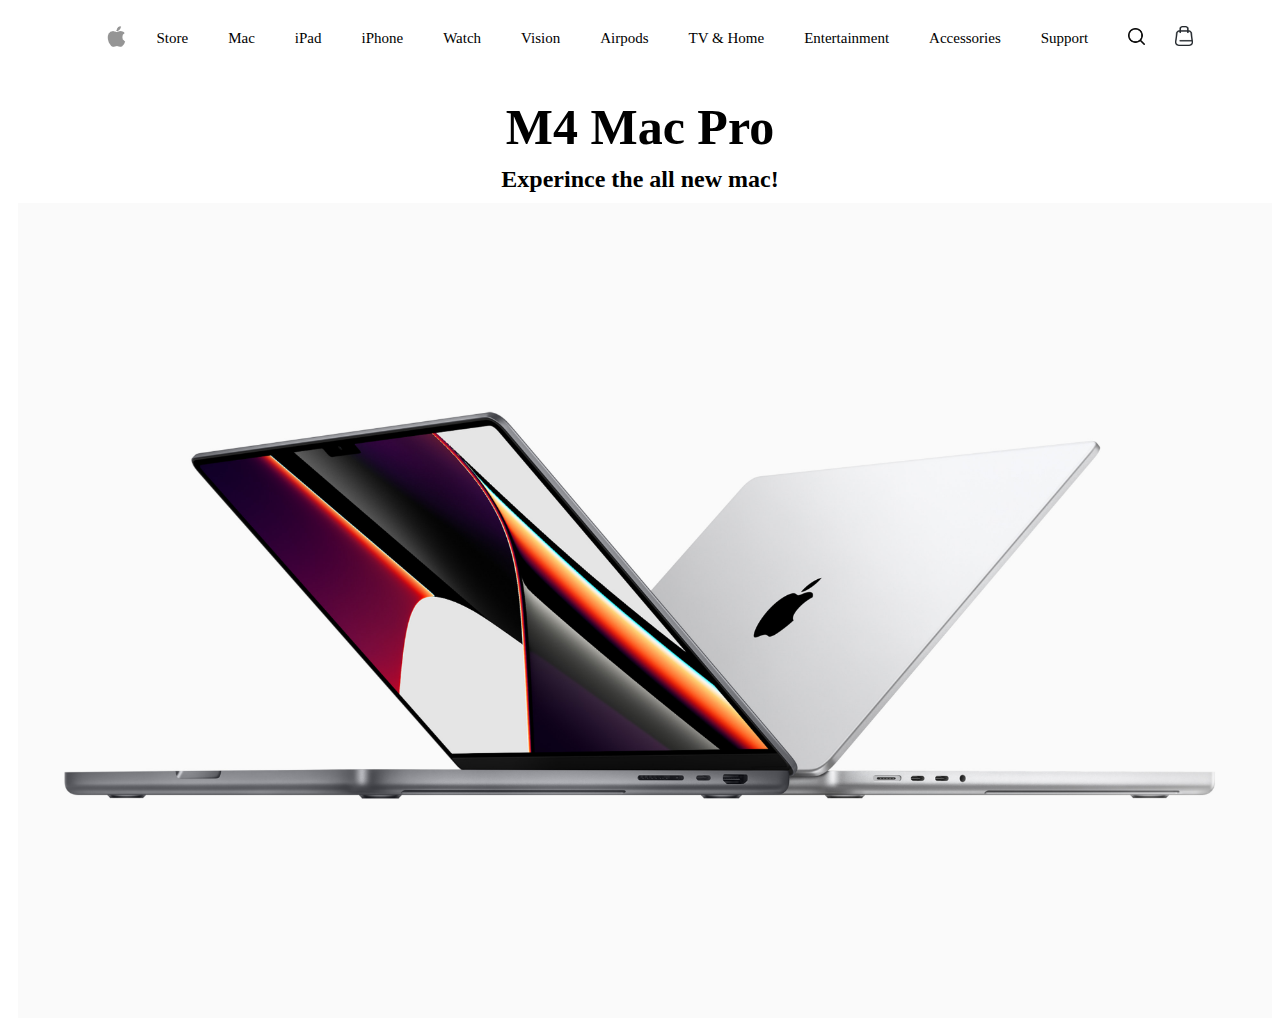
<file: index.html>
<!DOCTYPE html>
<html lang="en">
<head>
    <meta charset="UTF-8">
    <meta name="viewport" content="width=device-width, initial-scale=1.0">
    <link rel="stylesheet" href='style.css'>
    <title>Document</title>
</head>
<body>
    <div class="align_center">
        <div class="header">
            <img src="apple.png">
            <h3>Store</h3>
            <h3>Mac</h3>
            <h3>iPad</h3>
            <h3>iPhone</h3>
            <h3>Watch</h3>
            <h3>Vision</h3>
            <h3>Airpods</h3>
            <h3>TV & Home</h3>
            <h3>Entertainment</h3>
            <h3>Accessories</h3>
            <h3>Support</h3>
            <img id="search" src="search.png">
            <img id="bag" src="bag.png">
            
        </div>
    </div>
    <div class="header_mac">
        <h1>M4 Mac Pro</h1>
        <h2>Experince the all new mac!</h2>
        <img src="mac.jpg">
    </div>
</body>
</html>
</file>
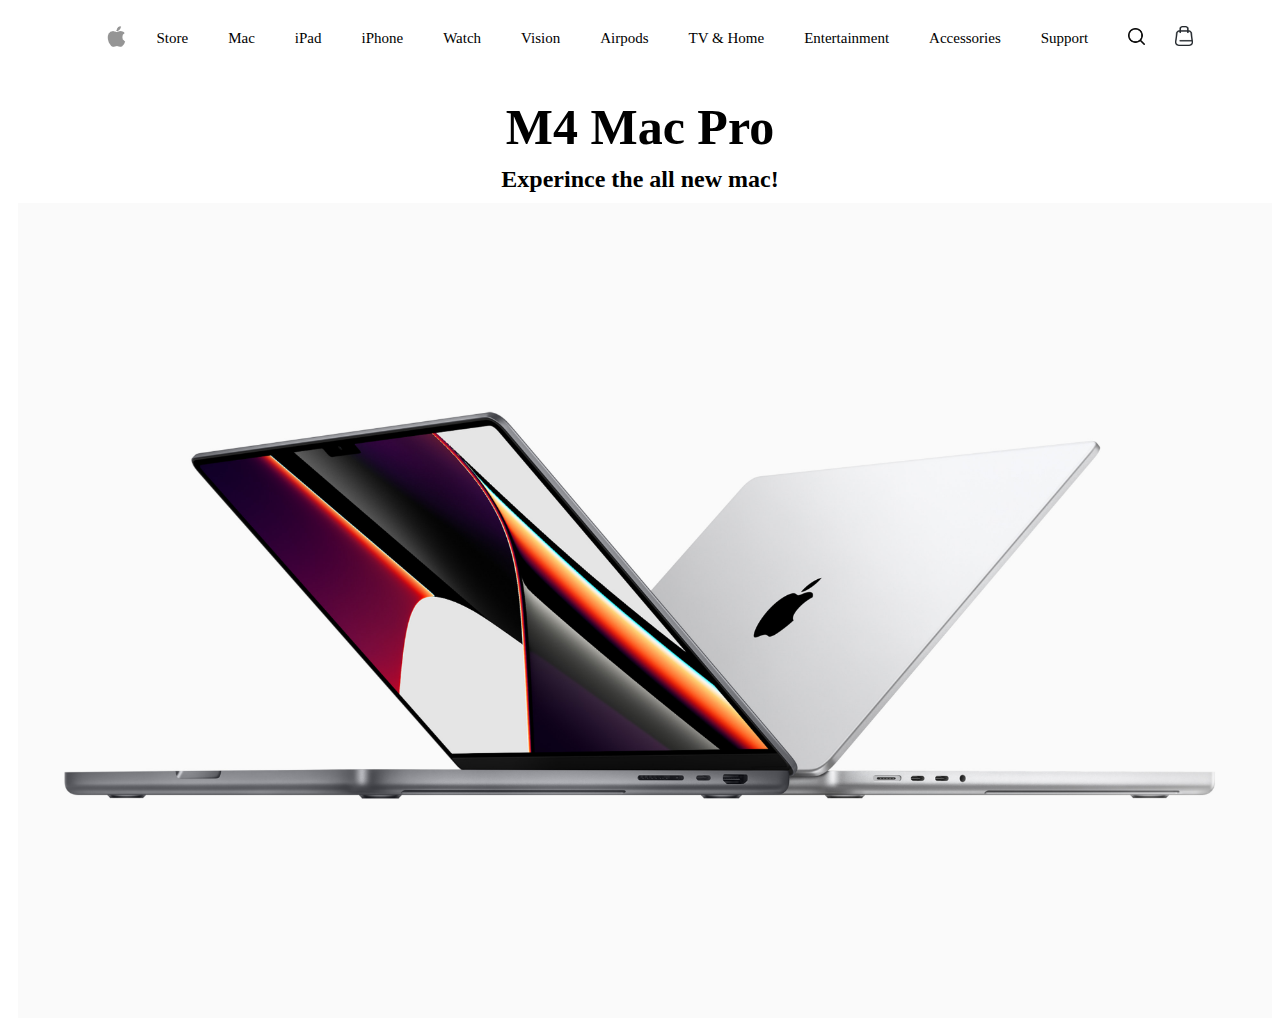
<file: AppleClone/index.html>
<!DOCTYPE html>
<html lang="en">
<head>
    <meta charset="UTF-8">
    <meta name="viewport" content="width=device-width, initial-scale=1.0">
    <link rel="stylesheet" href='style.css'>
    <title>Document</title>
</head>
<body>
    <div class="align_center">
        <div class="header">
            <img src="apple.png">
            <h3>Store</h3>
            <h3>Mac</h3>
            <h3>iPad</h3>
            <h3>iPhone</h3>
            <h3>Watch</h3>
            <h3>Vision</h3>
            <h3>Airpods</h3>
            <h3>TV & Home</h3>
            <h3>Entertainment</h3>
            <h3>Accessories</h3>
            <h3>Support</h3>
            <img id="search" src="search.png">
            <img id="bag" src="bag.png">
            
        </div>
    </div>
    <div class="header_mac">
        <h1>M4 Mac Pro</h1>
        <h2>Experince the all new mac!</h2>
        <img src="mac.jpg">
    </div>
</body>
</html>
</file>
<file: style.css>
.header{
    display: flex;
    height: 40px;
    margin: 20px;    
    align-items: center; 
    
}

#bag{
    height: 20px;
    margin-left: 30px
}

#search{
    margin-left: 20px;
    height: 17px;
}

h3{
    margin: 20px;
    font-size: 15px;
    font-weight: 400;
}


.header img{
    height: 25px;
    margin-top: -4px;
}

.align_center
{
    margin-top: -10px;
    display: flex;
    justify-content: center;
}

img{
        margin-left: 10px;
}

h1{
    margin: auto;
    font-size: 50px;
}
h2{
    margin: auto;
    margin-top: 10px;
    margin-bottom: 10px
}
.header_mac{
    display: flex;
    flex-direction: column;
    justify-content: center;
    margin-top: 20px;
}
</file>
<file: AppleClone/style.css>
.header{
    display: flex;
    height: 40px;
    margin: 20px;    
    align-items: center; 
    
}

#bag{
    height: 20px;
    margin-left: 30px
}

#search{
    margin-left: 20px;
    height: 17px;
}

h3{
    margin: 20px;
    font-size: 15px;
    font-weight: 400;
}


.header img{
    height: 25px;
    margin-top: -4px;
}

.align_center
{
    margin-top: -10px;
    display: flex;
    justify-content: center;
}

img{
        margin-left: 10px;
}

h1{
    margin: auto;
    font-size: 50px;
}
h2{
    margin: auto;
    margin-top: 10px;
    margin-bottom: 10px
}
.header_mac{
    display: flex;
    flex-direction: column;
    justify-content: center;
    margin-top: 20px;
}
</file>
